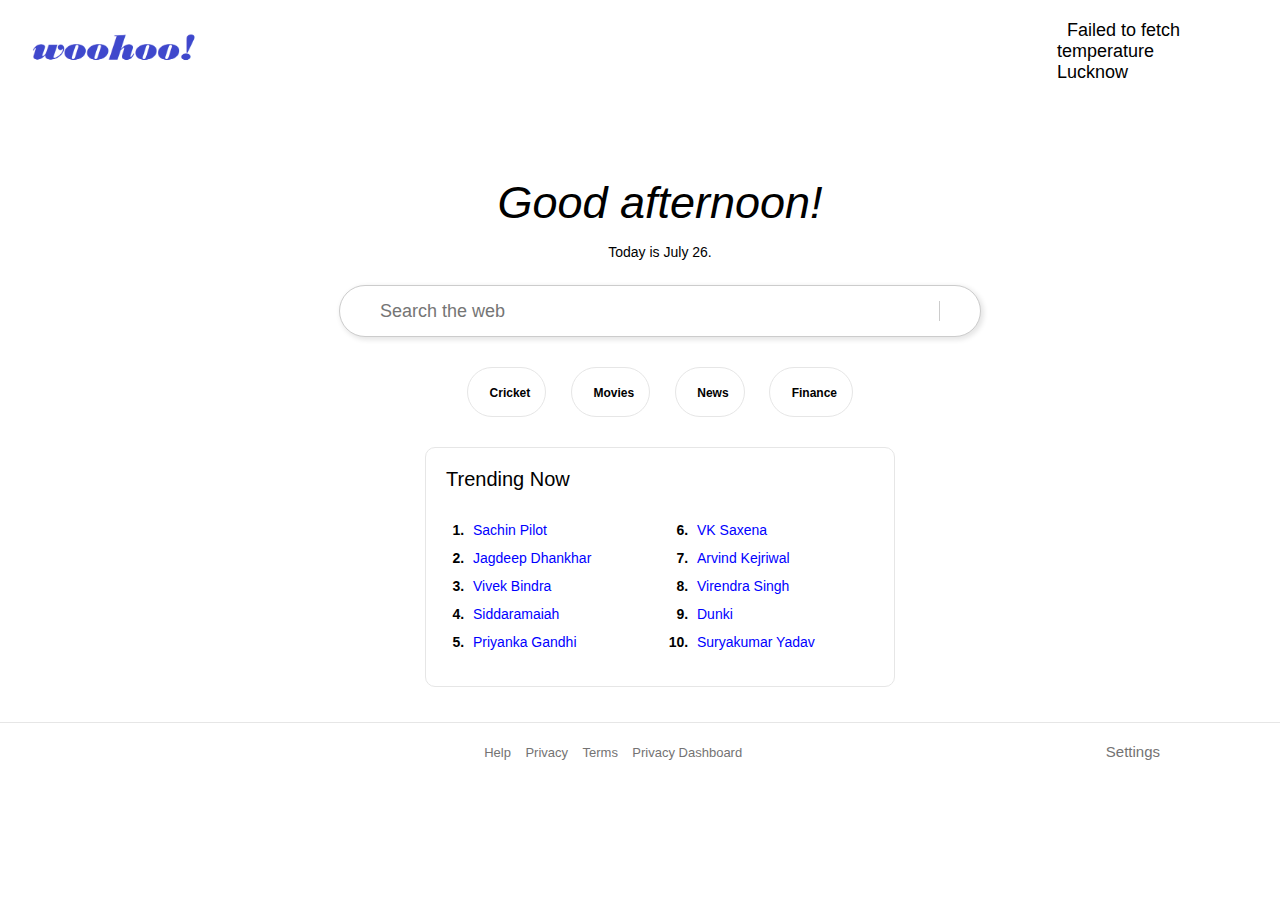
<file: index.html>
<!DOCTYPE html>
<html lang="en">
<head>
    <meta charset="UTF-8">
    <meta http-equiv="X-UA-Compatible" content="IE=edge">
    <meta name="viewport" content="width=device-width, initial-scale=1.0">
    <link rel="icon" type="image/x-icon" href="images/icon.png">
    <link rel="stylesheet" href="https://cdnjs.cloudflare.com/ajax/libs/font-awesome/6.5.1/css/all.min.css" integrity="sha512-DTOQO9RWCH3ppGqcWaEA1BIZOC6xxalwEsw9c2QQeAIftl+Vegovlnee1c9QX4TctnWMn13TZye+giMm8e2LwA==" crossorigin="anonymous" referrerpolicy="no-referrer" />
    <link rel="stylesheet" type="text/css" href="style.css">
    <title>Woohoo</title>
</head>
<body>
    <header>
        <ul>
            <li class="active"><a href="index.html"><img src="images/logo.png" alt="logo"></a></li>
            <ul>
                <a href="loginpage.html"><li class="hover" title="Mail"><i class="fa-regular fa-envelope"></i></li></a>
                <li class="hover dropdown" title="All Sites"><i class="fa-solid fa-grip-vertical"></i>
                    <div class="dropdown-content">
                        <a href="loginpage.html"><div><i class="fa-regular fa-envelope"></i></div></a>
                        <a href="loginpage.html">Mail</a>
                    </div>
                    
                </li>
                <li title="Temperature"><i class="fa-solid fa-sun"></i>&nbsp; <span id="temperature"></span><br>Lucknow</li>
            </ul>
        </ul>
    </header>
    <main>
        <div class="container">
            <div id="greeting"></div>
            <div class="date">Today is&nbsp;<span id="date"></span></div>
            <div class="search-box">
                <div class="search-bar">
                    <button class="search-btn" onclick="search()"><i class="fa-solid fa-magnifying-glass"></i></button>
                    <input type="text" class="search-input" id="searchInput" placeholder="Search the web" onkeydown="handleEnterKey(event)">
                    <button class="mic-btn" onclick="startSpeechRecognition()"><i class="fa-solid fa-microphone"></i></button>
                </div>
            </div>
            <div class="news-links">
                <ul>
                    <li><a href="https://in.search.yahoo.com/search;_ylt=AwrPpHO_XI1lZ0g8Uzi6HAx.;_ylu=Y29sbwNzZzMEcG9zAzEEdnRpZAMEc2VjA3F1aWNrbGlua3M-?ei=UTF-8&fr=sfp-fba&fr2=p%3As%2Cv%3Asfp%2Cm%3Afeaturebar&p=Latest+Cricket+news"><i class="fa-solid fa-baseball-bat-ball"></i>&nbsp;  Cricket</a></li>
                    <li><a href="https://in.search.yahoo.com/search;_ylt=AwrPpHO_XI1lZ0g8VDi6HAx.;_ylu=Y29sbwNzZzMEcG9zAzEEdnRpZAMEc2VjA3F1aWNrbGlua3M-?ei=UTF-8&fr=sfp-fba&fr2=p%3As%2Cv%3Asfp%2Cm%3Afeaturebar&p=Cinema+of+India"><i class="fa-solid fa-film"></i>&nbsp;  Movies</a></li>
                    <li><a href="https://in.search.yahoo.com/search;_ylt=AwrPpHO_XI1lZ0g8VTi6HAx.;_ylu=Y29sbwNzZzMEcG9zAzEEdnRpZAMEc2VjA3F1aWNrbGlua3M-?ei=UTF-8&fr=sfp-fba&fr2=p%3As%2Cv%3Asfp%2Cm%3Afeaturebar&p=Latest+Indian+news"><i class="fa-solid fa-newspaper"></i>&nbsp;  News</a></li>
                    <li><a href="https://in.search.yahoo.com/search;_ylt=AwrPpHO_XI1lZ0g8Vji6HAx.;_ylu=Y29sbwNzZzMEcG9zAzEEdnRpZAMEc2VjA3F1aWNrbGlua3M-?ei=UTF-8&fr=sfp-fba&fr2=p%3As%2Cv%3Asfp%2Cm%3Afeaturebar&p=Stock+market+news"><i class="fa-solid fa-chart-line"></i>&nbsp;   Finance</a></li>
                </ul>
            </div>
            <div class="box-links">
                <h3>Trending Now</h3>
                <div class="row">
                    <div class="column">
                        <ol>
                            <li><a href="https://in.search.yahoo.com/search?p=Parliament+Security+Breach&fr=sfp-tts&fr2=p:s,v:sfp,m:tn,ct:all,stl:txt,kt:org,pos:1">Sachin Pilot</a></li>
                            <li><a href="https://in.search.yahoo.com/search?p=Priyanka+Gandhi&fr=sfp-tts&fr2=p:s,v:sfp,m:tn,ct:all,stl:txt,kt:org,pos:2">Jagdeep Dhankhar</a></li>
                            <li><a href="https://in.search.yahoo.com/search?p=Shashi+Tharoor&fr=sfp-tts&fr2=p:s,v:sfp,m:tn,ct:all,stl:txt,kt:org,pos:3">Vivek Bindra</a></li>
                            <li><a href="https://in.search.yahoo.com/search?p=Rajnath+Singh&fr=sfp-tts&fr2=p:s,v:sfp,m:tn,ct:all,stl:txt,kt:org,pos:4">Siddaramaiah</a></li>
                            <li><a href="https://in.search.yahoo.com/search?p=Sanjay+Raut&fr=sfp-tts&fr2=p:s,v:sfp,m:tn,ct:all,stl:txt,kt:org,pos:5">Priyanka Gandhi</a></li>
                        </ol>
                    </div>
                    <div class="column">
                        <ol start="6">
                            <li><a href="https://in.search.yahoo.com/search?p=Sourabh+Chandrakar&fr=sfp-tts&fr2=p:s,v:sfp,m:tn,ct:all,stl:txt,kt:org,pos:6">VK Saxena</a></li>
                            <li><a href="https://in.search.yahoo.com/search?p=Salman+Khan&fr=sfp-tts&fr2=p:s,v:sfp,m:tn,ct:all,stl:txt,kt:org,pos:7">Arvind Kejriwal</a></li>
                            <li><a href="https://in.search.yahoo.com/search?p=Isha+Koppikar&fr=sfp-tts&fr2=p:s,v:sfp,m:tn,ct:all,stl:txt,kt:org,pos:8">Virendra Singh</a></li>
                            <li><a href="https://in.search.yahoo.com/search?p=+Mrinank+Singh&fr=sfp-tts&fr2=p:s,v:sfp,m:tn,ct:all,stl:txt,kt:org,pos:9">Dunki</a></li>
                            <li><a href="https://in.search.yahoo.com/search?p=KL+Rahul&fr=sfp-tts&fr2=p:s,v:sfp,m:tn,ct:all,stl:txt,kt:org,pos:10">Suryakumar Yadav</a></li>
                        </ol>
                    </div>
                </div>
            </div>
        </div>
    </main>
    <footer>
        <ul>
            <li><a href="https://r.search.yahoo.com/_ylt=AwrPpHO_XI1lZ0g8Vzi6HAx./RV=2/RE=1703791935/RO=10/RU=https%3a%2f%2fin.help.yahoo.com%2fkb%2fsearch-for-desktop/RK=2/RS=0rRj2.qrY8iuV9RGpJsVYE0aQXU-">Help</a></li>
            <li><a href="https://r.search.yahoo.com/_ylt=AwrPpHO_XI1lZ0g8WDi6HAx./RV=2/RE=1703791935/RO=10/RU=https%3a%2f%2flegal.yahoo.com%2fin%2fen%2fyahoo%2fprivacy%2fproducts%2fsearchservices%2findex.html/RK=2/RS=aXi5Hfq62AqFn9rd5w7i4UG9l.E-">Privacy</a></li>
            <li><a href="https://r.search.yahoo.com/_ylt=AwrPpHO_XI1lZ0g8WTi6HAx./RV=2/RE=1703791935/RO=10/RU=https%3a%2f%2flegal.yahoo.com%2fin%2fen%2fyahoo%2fterms%2fotos%2findex.html/RK=2/RS=eA0Uo48MwY1bfVgZMWawWG6x06Q-">Terms</a></li>
            <li><a href="https://r.search.yahoo.com/_ylt=AwrPpHO_XI1lZ0g8Wji6HAx./RV=2/RE=1703791935/RO=10/RU=https%3a%2f%2fguce.yahoo.com%2fprivacy-dashboard%3flocale%3den-IN%26done%3dhttps%253A%252F%252Fin.search.yahoo.com%252F%253Fei%253DUTF-8/RK=2/RS=cfCvvGMd30elGhBBcI1MK6sqfTI-">Privacy Dashboard</a></li>
            <li class="right"><i class="fa-solid fa-gear"></i>&nbsp;Settings</li>
        </ul>
    </footer>




    <script src="script.js"></script>
</body>
</html>
</file>
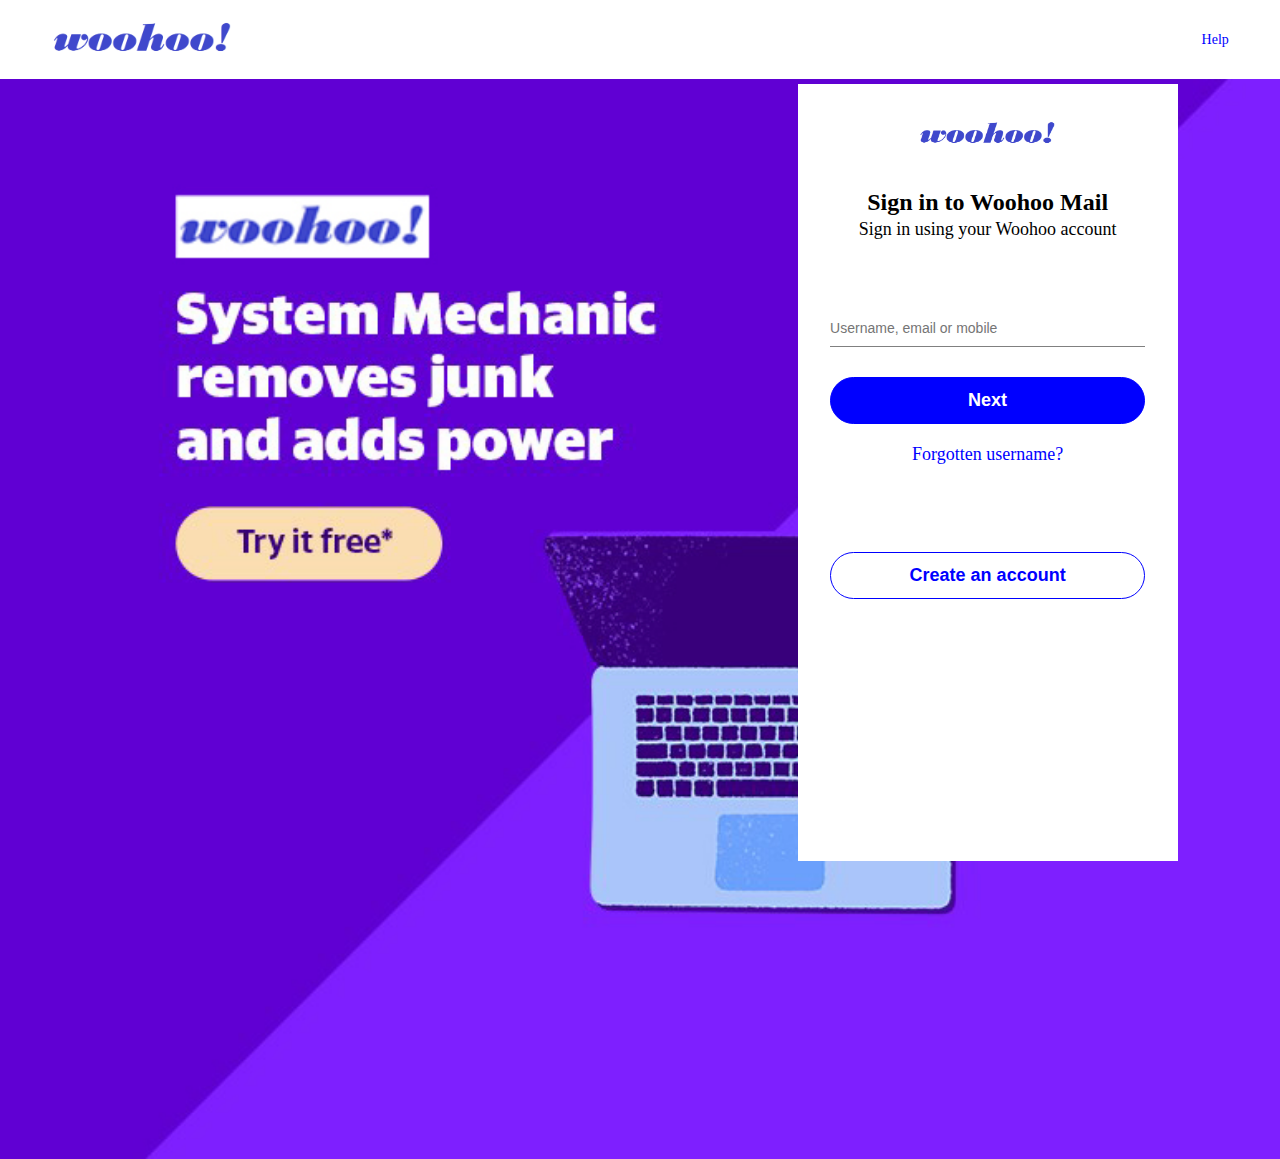
<file: loginpage.html>
<!DOCTYPE html>
<html lang="en">
<head>
    <meta charset="UTF-8">
    <meta name="viewport" content="width=device-width, initial-scale=1.0">
    <link rel="stylesheet" type="text/css" href="logincss.css">
    <title>Login</title>
</head>
<body>
    <header>
            <a href="index.html"><img src="images/logo.png" alt="logo"></a>
            <a href="" class="right">Help</a>
    </header>
    <main>
        <div>
            <img src="images/logo.png">
            <h1>Sign in to Woohoo Mail</h1>
            <p>Sign in using your Woohoo account</p>
            <form action="">
                <input type="text" placeholder="Username, email or mobile">
                <button class="blue">Next</button>
                <a href="">Forgotten username?</a>
                <button id="create-account">Create an account</button>
            </form>
        </div>
    </main>
</body>
</html>
</file>
<file: style.css>
*{
    font-family: Arial, Helvetica, sans-serif;
    margin: 0;
    padding: 0;
}
body{
    overflow-x: hidden;
}
header{
    max-height: 15vh;
    padding-top: 10px;
}
header ul{
    display: flex;
    list-style: none;
    align-items: center;
    justify-content: center;    
}
header ul li{
    display: inline-block;
    text-decoration: none;
    margin-left: 20px;
    margin-right: 20px;
    padding: 10px;
    font-size: 18px;
    color: black;
}
header ul li.active{
    height: 10%;
}
header ul li img{
    width: 20%;
}
header ul li.hover:hover{
    background-color: rgb(219, 219, 219);
    transition: 0.2s ease;
    border-radius: 3px;
    cursor: pointer;
}
header div.dropdown-content{
    width: 10%;
    height: 30vh;
    display: none;
    position: absolute;
    background-color: #f9f9f9;
    box-shadow: 0 8px 16px 0 rgba(0,0,0,0.2);
    padding: 20px;
    border-radius: 15px;
    text-align: center;
}
header li.dropdown:hover .dropdown-content {
    display: block;
}
header .dropdown-content div{
    border: 2px solid gainsboro;
    border-radius: 50%;
    padding: 15px;
    height: 40px;
    width: 40px;
    text-align: center;
    margin: 0 auto;
    margin-top: 15px;
    display: flex;
    align-items: center;
    justify-content: center;
    margin-bottom: 5px;
}
header .dropdown-content div a{
    color: black;
    text-decoration: none;
    font-size: 20px;
}
header .dropdown-content div:hover{
    box-shadow: 0 8px 16px 0 rgba(0,0,0,0.2);
    transition: 0.2s ease;
}
header .dropdown-content div:hover a{
    color: blueviolet;
}
header .dropdown-content a{
    text-decoration: none; 
    font-size: 15px;
}
main{
    width: 100%;
    margin: 10px;
    padding: 10px;
}
main div{
    margin-bottom: 15px;
}
main .container{
    text-align: center;
    padding-top: 5%;
}
main .container #greeting{
    font-family: 'Franklin Gothic Medium', 'Arial Narrow', Arial, sans-serif;
    font-size: 45px;
    font-style: italic;
}
main .container .date{
    font-size: 14px;
    margin-bottom: 25px;
}
main .container .search-box{
    margin: 0;
    padding: 0;
    display: flex;
    justify-content: center;
    align-items: center;
    margin: 15px 0;
}
main .container .search-box .search-bar {
    display: flex;
    align-items: center;
    background-color: #fff;
    border: 1px solid #ccc;
    border-radius: 30px;
    overflow: hidden;
    width: 50%;
    height: 50px;
    box-shadow: 2px 2px 5px 1px rgba(0,0,0,0.1);
}
main .container .search-box .search-input {
    flex: 1;
    border: none;
    padding: 10px;
    font-size: 16px;
    border: none;
    outline: none;
    height: 100%;
    font-size: 18px;
}
main .container .search-box .search-btn, .mic-btn {
    padding: 10px;
    cursor: pointer;
    background: transparent;
    border: none;
    outline: none;
    font-size: 16px;
}
main .container .search-box .search-btn{
    margin-left: 10px;
}
main .container .search-box .mic-btn {
    border-left: 1px solid #ccc;
    font-size: 20px;
    color: rgb(0, 162, 255);
    margin-right: 15px;
    padding-left: 15px;
}
main .container .search-box .mic-btn:hover{
    color: rgb(17, 121, 182);
}
main .container .news-links ul{
    list-style: none;
    margin-bottom: 30px;
}
main .container .news-links ul li{
    display: inline-block;
    margin-left: 10px;
    margin-right: 10px;
    padding: 15px;
    border: 1px solid rgb(230, 230, 230);
    border-radius: 25px;
}
main .container .news-links ul li a{
    text-decoration: none;
    font-size: 12px;
    font-weight: 800;
    color: black;
}
main .container .news-links ul li:hover{
    background-color: rgba(34, 231, 231, 0.1);
    cursor: pointer;
}
main .container .news-links ul li:hover a{
    color: rgb(17, 150, 211);
}
main .container .box-links{
    margin-top: 30px;
    margin: 0 auto;
    padding-top: 20px;
    padding-left: 20px;
    width: 35%;
    text-align: left;
    border: 1px solid rgb(230, 230, 230);
    border-radius: 10px;
}
main .container .box-links h3{
    font-weight: 200;
    margin-bottom: 25px;
    font-size: 20px;
}
main .container .box-links .column{
    float: left;
    width: 50%;
} 
main .container .box-links .row::after{
    content: "";
    display: table;
    clear: both;
}
main .container .box-links ol li{
    margin-left: 22px;
    line-height: 2;
    font-weight: bold;
    font-size: 14px;
    font-weight: 700;
}
main .container .box-links ol li a{
    text-decoration: none;
    font-weight: 200;
    padding-left: 5px;
    color: blue;
}
footer{
    padding: 20px;
    border-top: 1px solid rgb(230, 230, 230);
    margin-bottom: 20px;
}
footer ul{
    list-style: none;
    text-align: center;
    display: inline-block;
    float: right;
}
footer ul li{
    display: inline-block;
    margin-right: 5px;
    margin-left: 5px;
}
footer ul li a{
    text-decoration: none;
    font-size: 13px;
    color: rgb(116, 115, 115);
}
footer ul li.right{
    text-decoration: none;
    font-size: 15px;
    margin-left: 350px;
    margin-right: 100px;
    color: rgb(116, 115, 115);
    cursor: pointer;
}
</file>
<file: logincss.css>
body{
    margin: 0;
    padding: 0;
}
header{
    max-height: 15vh;
    display: flex;  
    justify-content: right;
    width: 100%;
    margin-bottom: 1%;
}
header a{
    margin-top: 2%;
}
header img{
    width: 20%;
    margin-top: -1%;
}
header .right{
    margin-right: 4%;
    font-size: 14px;
    margin-left: 18%;
    margin-top: 2.5%;
    text-decoration: none;
    color: blue;
    font-family: Cambria;
}
main{
    height: 120vh;
    width: 100%;
    background-image: url(images/background.jpeg);
    background-size: cover;
}
main div{
    background-color: white;
    width: 350px;
    height: 83vh;
    margin-top: 5px;
    margin-right: 8%;
    float: right;
    padding: 15px;
    text-align: center;
    font-family: Cambria;
}
main div img{
    width: 40%;   
    margin-top: 5%;
    margin-bottom: 5%;
}
main div h1{
    font-size: 24px;
    margin-bottom: 3px;
}
main div p{
    font-size: 18px;
    margin-top: 0;
}
main div input{
    width: 90%;
    display: block;
    margin: 0 auto;
    padding: 10px 0;
    border: none;
    outline: none;
    border-bottom: 1px solid grey;
    margin-top: 20%;
    margin-bottom: 30px;
    color: grey;
    font-size: 14px;
}
main div button{
    width: 90%;
    display: block;
    margin: 0 auto;
    padding: 12px 10px;
    border: 1px solid blue;
    border-radius: 25px;
    font-size: 18px;
    font-weight: 600;
    cursor: pointer;
    background-color: white;
    color: blue;
}
main div button.blue{
    background-color: blue;
    color: white;
}
main div a{
    font-size: 18px;
    color: blue;
    text-decoration: none;
    font-weight: 500;
    display: block;
    margin-top: 20px;
}
main div #create-account{
    margin-top: 25%;
}
</file>
